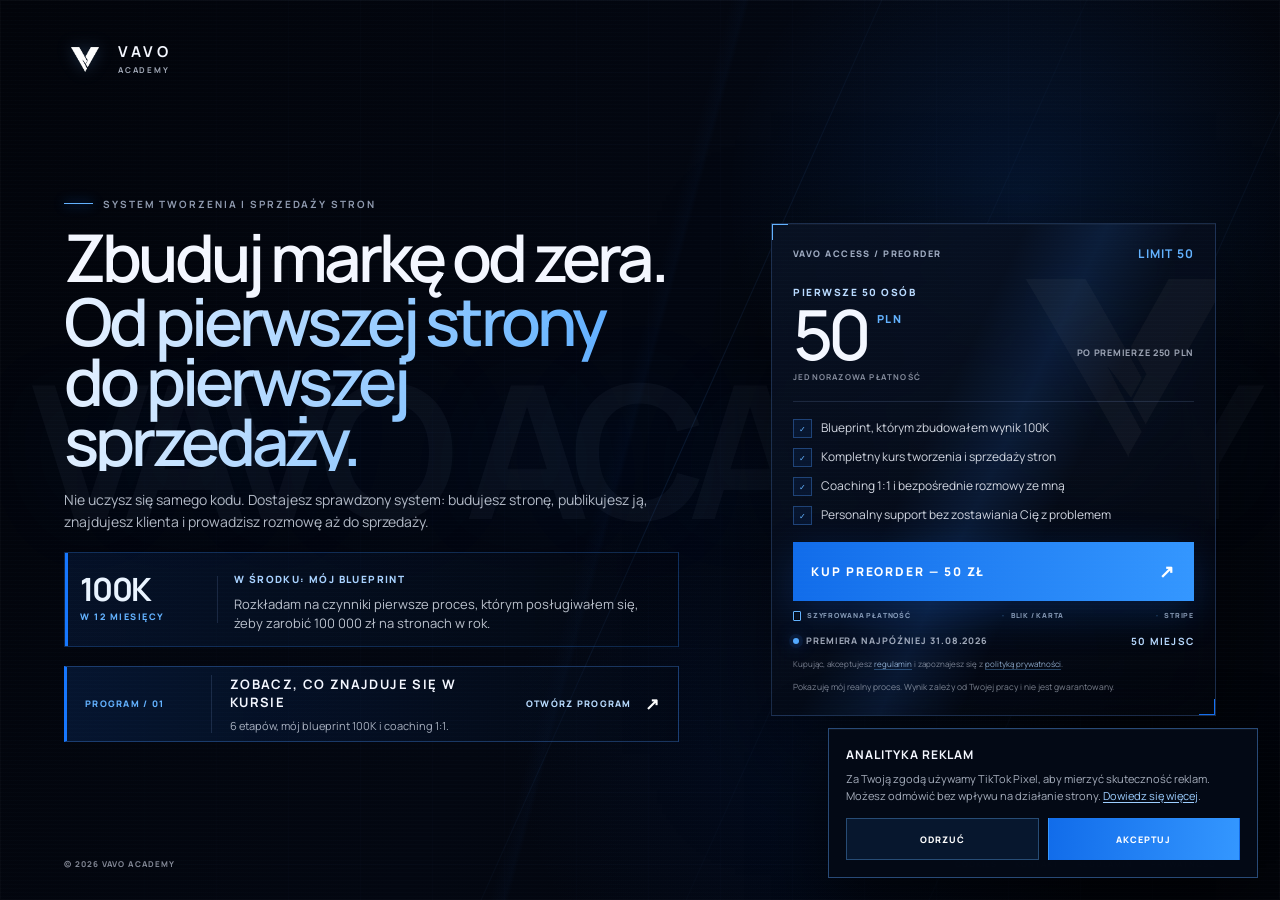
<file: index.html>
<!DOCTYPE html>
<html lang="pl">
  <head>
    <meta charset="utf-8">
    <meta name="viewport" content="width=device-width, initial-scale=1, viewport-fit=cover">
    <meta name="theme-color" content="#02040a">
    <meta name="description" content="Od pierwszej strony do pierwszej sprzedaży. Kompletny system tworzenia stron, pozyskiwania klientów i sprzedaży z coachingiem 1:1.">
    <meta property="og:title" content="Vavo Academy — system tworzenia i sprzedaży stron">
    <meta property="og:description" content="Blueprint 100K, tworzenie stron, klienci, cold calling, sprzedaż oraz coaching 1:1 ze mną.">
    <meta property="og:type" content="website">
    <meta property="og:locale" content="pl_PL">
    <meta property="og:site_name" content="Vavo Academy">
    <meta property="og:url" content="https://vavoacademy.pl/">
    <meta property="og:image" content="https://vavoacademy.pl/vavo-logo-white.png">
    <meta name="twitter:card" content="summary_large_image">
    <meta name="twitter:title" content="Vavo Academy — system tworzenia i sprzedaży stron">
    <meta name="twitter:description" content="Blueprint 100K, tworzenie stron, klienci, sprzedaż oraz coaching 1:1.">
    <meta name="twitter:image" content="https://vavoacademy.pl/vavo-logo-white.png">
    <link rel="canonical" href="https://vavoacademy.pl/">
    <link rel="icon" href="vavo-logo-white.png" type="image/png">
    <link rel="manifest" href="site.webmanifest">
    <link rel="preload" href="vavo-logo-white.png" as="image" type="image/png">
    <link rel="preconnect" href="https://fonts.googleapis.com">
    <link rel="preconnect" href="https://fonts.gstatic.com" crossorigin>
    <link href="https://fonts.googleapis.com/css2?family=Manrope:wght@400;500;600;700;800&family=Space+Grotesk:wght@500;600;700&display=swap" rel="stylesheet">
    <link rel="stylesheet" href="style.css?v=15">
    <script src="tracking-config.js?v=1" defer></script>
    <script src="tracking.js?v=1" defer></script>
    <script src="script.js?v=3" defer></script>
    <title>Vavo Academy — system tworzenia i sprzedaży stron</title>
    <script type="application/ld+json">
      {
        "@context": "https://schema.org",
        "@type": "Course",
        "name": "Vavo Academy — system tworzenia i sprzedaży stron",
        "description": "Kurs tworzenia stron internetowych, publikacji, domen, SEO, pozyskiwania klientów, cold callingu i sprzedaży z coachingiem 1:1.",
        "provider": {"@type": "Organization", "name": "Vavo Academy", "url": "https://vavoacademy.pl/"},
        "offers": {
          "@type": "Offer",
          "price": "50",
          "priceCurrency": "PLN",
          "priceValidUntil": "2026-08-31",
          "availability": "https://schema.org/LimitedAvailability",
          "url": "https://buy.stripe.com/3cIeVd1qnbiU3ey0c0dby00"
        }
      }
    </script>
  </head>
  <body>
    <div class="intro-screen" aria-hidden="true">
      <div class="intro-screen__logo"><img src="vavo-logo-white.png" alt=""></div>
      <p>VAVO <span>ACADEMY</span></p>
    </div>

    <main class="landing">
      <div class="bg-word" aria-hidden="true">VAVO ACADEMY</div>
      <div class="tech-grid" aria-hidden="true"></div>
      <div class="scanlines" aria-hidden="true"></div>
      <div class="beams" aria-hidden="true"><i></i><i></i><i></i></div>

      <header class="topbar enter enter-1">
        <a class="brand" href="/" aria-label="Vavo Academy — strona główna">
          <span class="brand-mark"><img src="vavo-logo-white.png" alt=""></span>
          <span class="brand-copy">
            <strong>VAVO</strong>
            <small>ACADEMY</small>
          </span>
        </a>
      </header>

      <section class="hero-grid">
        <div class="hero-copy">
          <p class="eyebrow enter enter-2"><span></span> SYSTEM TWORZENIA I SPRZEDAŻY STRON</p>
          <h1 class="enter enter-3">
            Zbuduj markę od zera.
            <em>Od pierwszej strony do pierwszej sprzedaży.</em>
          </h1>
          <p class="lead enter enter-4">
            Nie uczysz się samego kodu. Dostajesz sprawdzony system: budujesz stronę,
            publikujesz ją, znajdujesz klienta i prowadzisz rozmowę aż do sprzedaży.
          </p>

          <div class="blueprint enter enter-5">
            <div class="blueprint-number"><strong>100K</strong><span>W 12 MIESIĘCY</span></div>
            <div class="blueprint-copy">
              <span>W ŚRODKU: MÓJ BLUEPRINT</span>
              <p>Rozkładam na czynniki pierwsze proces, którym posługiwałem się, żeby zarobić 100 000 zł na stronach w rok.</p>
            </div>
          </div>

          <button class="program-trigger enter enter-6" type="button" data-program-open aria-haspopup="dialog" aria-controls="course-program">
            <span class="program-trigger__index">PROGRAM / 01</span>
            <span class="program-trigger__copy"><strong>ZOBACZ, CO ZNAJDUJE SIĘ W KURSIE</strong><small>6 etapów, mój blueprint 100K i coaching 1:1.</small></span>
            <span class="program-trigger__action">OTWÓRZ PROGRAM <i aria-hidden="true">↗</i></span>
          </button>
        </div>

        <aside class="offer enter enter-4" aria-label="Oferta preorderowa Vavo Academy">
          <div class="offer-corner offer-corner-tl"></div>
          <div class="offer-corner offer-corner-br"></div>
          <div class="offer-head"><span>VAVO ACCESS / PREORDER</span><strong>LIMIT 50</strong></div>
          <div class="price">
            <p>PIERWSZE 50 OSÓB</p>
            <div><strong>50</strong><span>PLN</span><span class="regular-price">PO PREMIERZE 250 PLN</span></div>
            <small>JEDNORAZOWA PŁATNOŚĆ</small>
          </div>
          <ul class="included">
            <li><span>✓</span><p>Blueprint, którym zbudowałem wynik 100K</p></li>
            <li><span>✓</span><p>Kompletny kurs tworzenia i sprzedaży stron</p></li>
            <li><span>✓</span><p>Coaching 1:1 i bezpośrednie rozmowy ze mną</p></li>
            <li><span>✓</span><p>Personalny support bez zostawiania Cię z problemem</p></li>
          </ul>
          <a class="buy-button" href="https://buy.stripe.com/3cIeVd1qnbiU3ey0c0dby00" rel="noopener" data-checkout-link data-track="initiate-checkout" aria-label="Kup preorder Vavo Academy za 50 zł przez Stripe">
            <span>KUP PREORDER — 50 ZŁ</span><i aria-hidden="true">↗</i>
          </a>
          <div class="checkout-trust" role="group" aria-label="Informacje o płatności">
            <span>SZYFROWANA PŁATNOŚĆ</span><span>BLIK / KARTA</span><span>STRIPE</span>
          </div>
          <div class="launch"><p><span></span> PREMIERA NAJPÓŹNIEJ 31.08.2026</p><strong>50 MIEJSC</strong></div>
          <p class="purchase-consent">Kupując, akceptujesz <a href="regulamin.html">regulamin</a> i zapoznajesz się z <a href="polityka-prywatnosci.html">polityką prywatności</a>.</p>
          <p class="result-note">Pokazuję mój realny proces. Wynik zależy od Twojej pracy i nie jest gwarantowany.</p>
        </aside>
      </section>

      <footer class="footer enter enter-6">
        <p>© 2026 VAVO ACADEMY</p>
        <nav aria-label="Informacje prawne">
          <button type="button" data-cookie-settings hidden>COOKIES</button>
          <a href="mailto:jakubskrzypiec.dev@gmail.com">KONTAKT</a>
          <a href="regulamin.html">REGULAMIN</a>
          <a href="polityka-prywatnosci.html">PRYWATNOŚĆ</a>
        </nav>
      </footer>
    </main>

    <div class="program-modal" id="course-program" role="dialog" aria-modal="true" aria-labelledby="program-title" aria-hidden="true" hidden inert>
      <button class="program-modal__backdrop" type="button" data-program-close aria-label="Zamknij program kursu"></button>
      <section class="program-panel">
        <header class="program-panel__head">
          <div>
            <p>VAVO ACADEMY / PEŁNY PROGRAM</p>
            <h2 id="program-title">Od pierwszej strony<br>do pierwszej sprzedaży.</h2>
          </div>
          <button class="program-panel__close" type="button" data-program-close aria-label="Zamknij program">×</button>
        </header>

        <div class="program-grid">
          <article><span>01</span><div><strong>STRONA, KTÓRĄ MOŻESZ SPRZEDAĆ</strong><p>Od pustego ekranu do responsywnego projektu wyglądającego jak realizacja premium.</p></div></article>
          <article><span>02</span><div><strong>PUBLIKACJA BEZ STRESU</strong><p>GitHub, Vercel, domena, DNS i SSL — wszystko podłączysz krok po kroku.</p></div></article>
          <article><span>03</span><div><strong>WIDOCZNOŚĆ W GOOGLE</strong><p>SEO, indeksacja i Search Console, żeby gotowa strona mogła pracować.</p></div></article>
          <article><span>04</span><div><strong>SYSTEM ZDOBYWANIA KLIENTÓW</strong><p>Dowiesz się, gdzie szukać leadów i jak pisać, żeby otwierać rozmowy.</p></div></article>
          <article><span>05</span><div><strong>COLD CALLING BEZ ZGADYWANIA</strong><p>Dostajesz mój schemat rozmowy, odpowiedzi na obiekcje i skuteczny follow-up.</p></div></article>
          <article><span>06</span><div><strong>OFERTA, KTÓRA DOMYKA</strong><p>Pakiety, wycena, argumenty sprzedażowe i finalizacja współpracy z klientem.</p></div></article>
        </div>

        <article class="program-coaching">
          <span>1:1</span>
          <div><strong>COACHING I BEZPOŚREDNIE ROZMOWY ZE MNĄ</strong><p>Dostajesz personalny feedback do swojej strony, oferty i działań sprzedażowych. Powiem Ci konkretnie, co poprawić i jaki zrobić kolejny krok.</p></div>
          <b>PERSONALNE WSPARCIE</b>
        </article>

        <footer class="program-panel__foot">
          <p>To nie zbiór przypadkowych lekcji. To kompletny proces, który przeprowadzi Cię od zera do gotowej oferty i rozmowy z klientem.</p>
          <a href="https://buy.stripe.com/3cIeVd1qnbiU3ey0c0dby00" rel="noopener" data-checkout-link data-track="initiate-checkout">KUP PREORDER — 50 ZŁ <span>↗</span></a>
        </footer>
      </section>
    </div>
  </body>
</html>
</file>
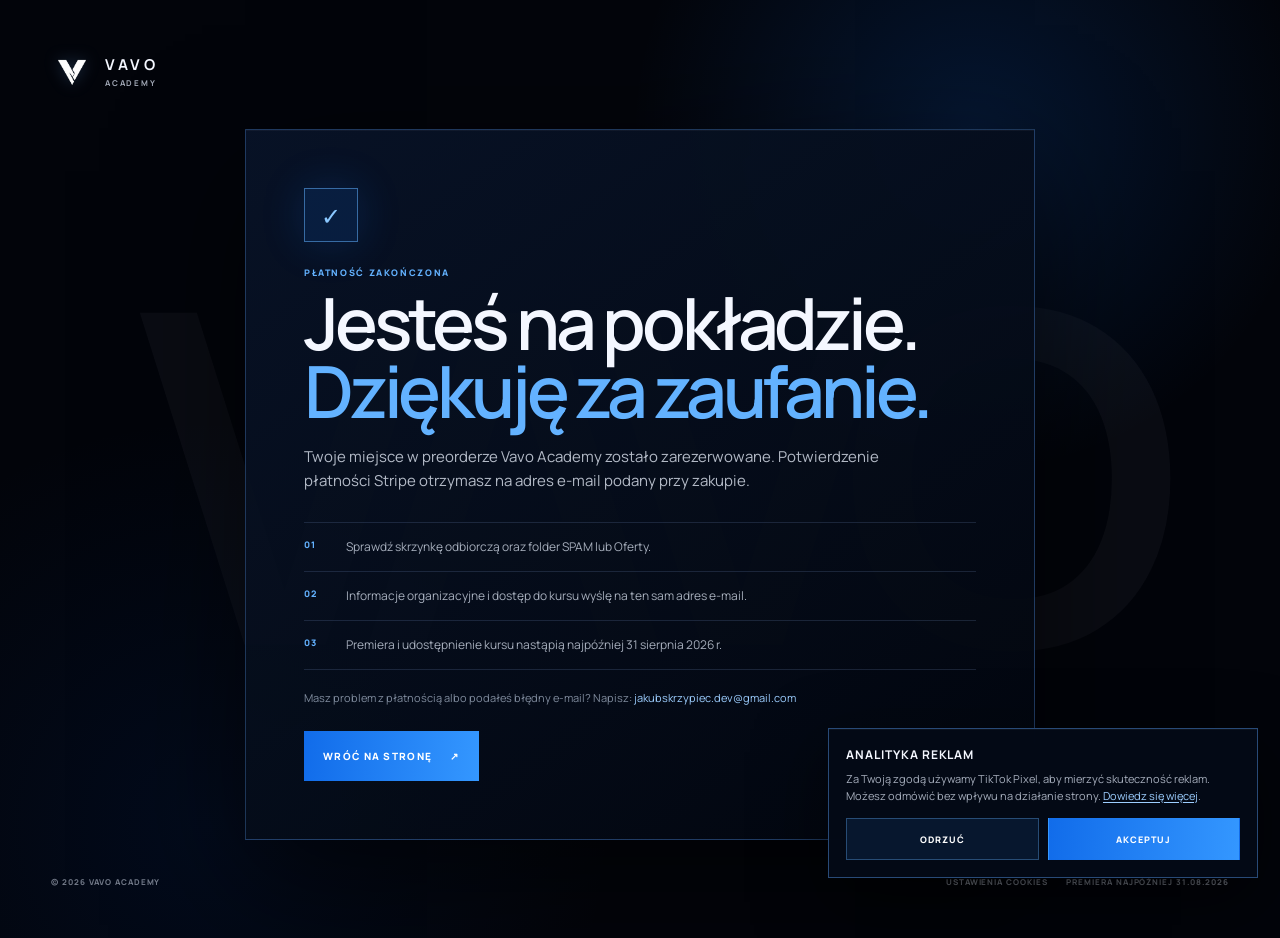
<file: dziekujemy.html>
<!DOCTYPE html>
<html lang="pl">
  <head>
    <meta charset="utf-8">
    <meta name="viewport" content="width=device-width, initial-scale=1, viewport-fit=cover">
    <meta name="robots" content="noindex,nofollow">
    <meta name="theme-color" content="#02040a">
    <link rel="icon" href="vavo-logo-white.png" type="image/png">
    <link rel="preconnect" href="https://fonts.googleapis.com">
    <link rel="preconnect" href="https://fonts.gstatic.com" crossorigin>
    <link href="https://fonts.googleapis.com/css2?family=Manrope:wght@400;500;600;700;800&family=Space+Grotesk:wght@500;600;700&display=swap" rel="stylesheet">
    <link rel="stylesheet" href="style.css?v=15">
    <script src="tracking-config.js?v=1" defer></script>
    <script src="tracking.js?v=1" defer></script>
    <title>Dziękujemy za zakup — Vavo Academy</title>
  </head>
  <body class="thanks-page" data-page="thank-you">
    <main class="thanks-shell">
      <header class="topbar">
        <a class="brand" href="/" aria-label="Vavo Academy — strona główna">
          <span class="brand-mark"><img src="vavo-logo-white.png" alt=""></span>
          <span class="brand-copy"><strong>VAVO</strong><small>ACADEMY</small></span>
        </a>
      </header>

      <section class="thanks-card" aria-labelledby="thanks-title">
        <div class="thanks-check" aria-hidden="true">✓</div>
        <p class="thanks-kicker">PŁATNOŚĆ ZAKOŃCZONA</p>
        <h1 id="thanks-title">Jesteś na pokładzie.<br><span>Dziękuję za zaufanie.</span></h1>
        <p class="thanks-lead">Twoje miejsce w preorderze Vavo Academy zostało zarezerwowane. Potwierdzenie płatności Stripe otrzymasz na adres e-mail podany przy zakupie.</p>

        <ol class="thanks-steps">
          <li><span>01</span><p>Sprawdź skrzynkę odbiorczą oraz folder SPAM lub Oferty.</p></li>
          <li><span>02</span><p>Informacje organizacyjne i dostęp do kursu wyślę na ten sam adres e-mail.</p></li>
          <li><span>03</span><p>Premiera i udostępnienie kursu nastąpią najpóźniej 31 sierpnia 2026 r.</p></li>
        </ol>

        <p class="thanks-contact">Masz problem z płatnością albo podałeś błędny e-mail? Napisz: <a href="mailto:jakubskrzypiec.dev@gmail.com">jakubskrzypiec.dev@gmail.com</a></p>
        <a class="thanks-home" href="/">WRÓĆ NA STRONĘ <span aria-hidden="true">↗</span></a>
      </section>

      <footer class="thanks-footer">
        <span>© 2026 VAVO ACADEMY</span>
        <span><button type="button" data-cookie-settings hidden>USTAWIENIA COOKIES</button> PREMIERA NAJPÓŹNIEJ 31.08.2026</span>
      </footer>
    </main>
  </body>
</html>
</file>
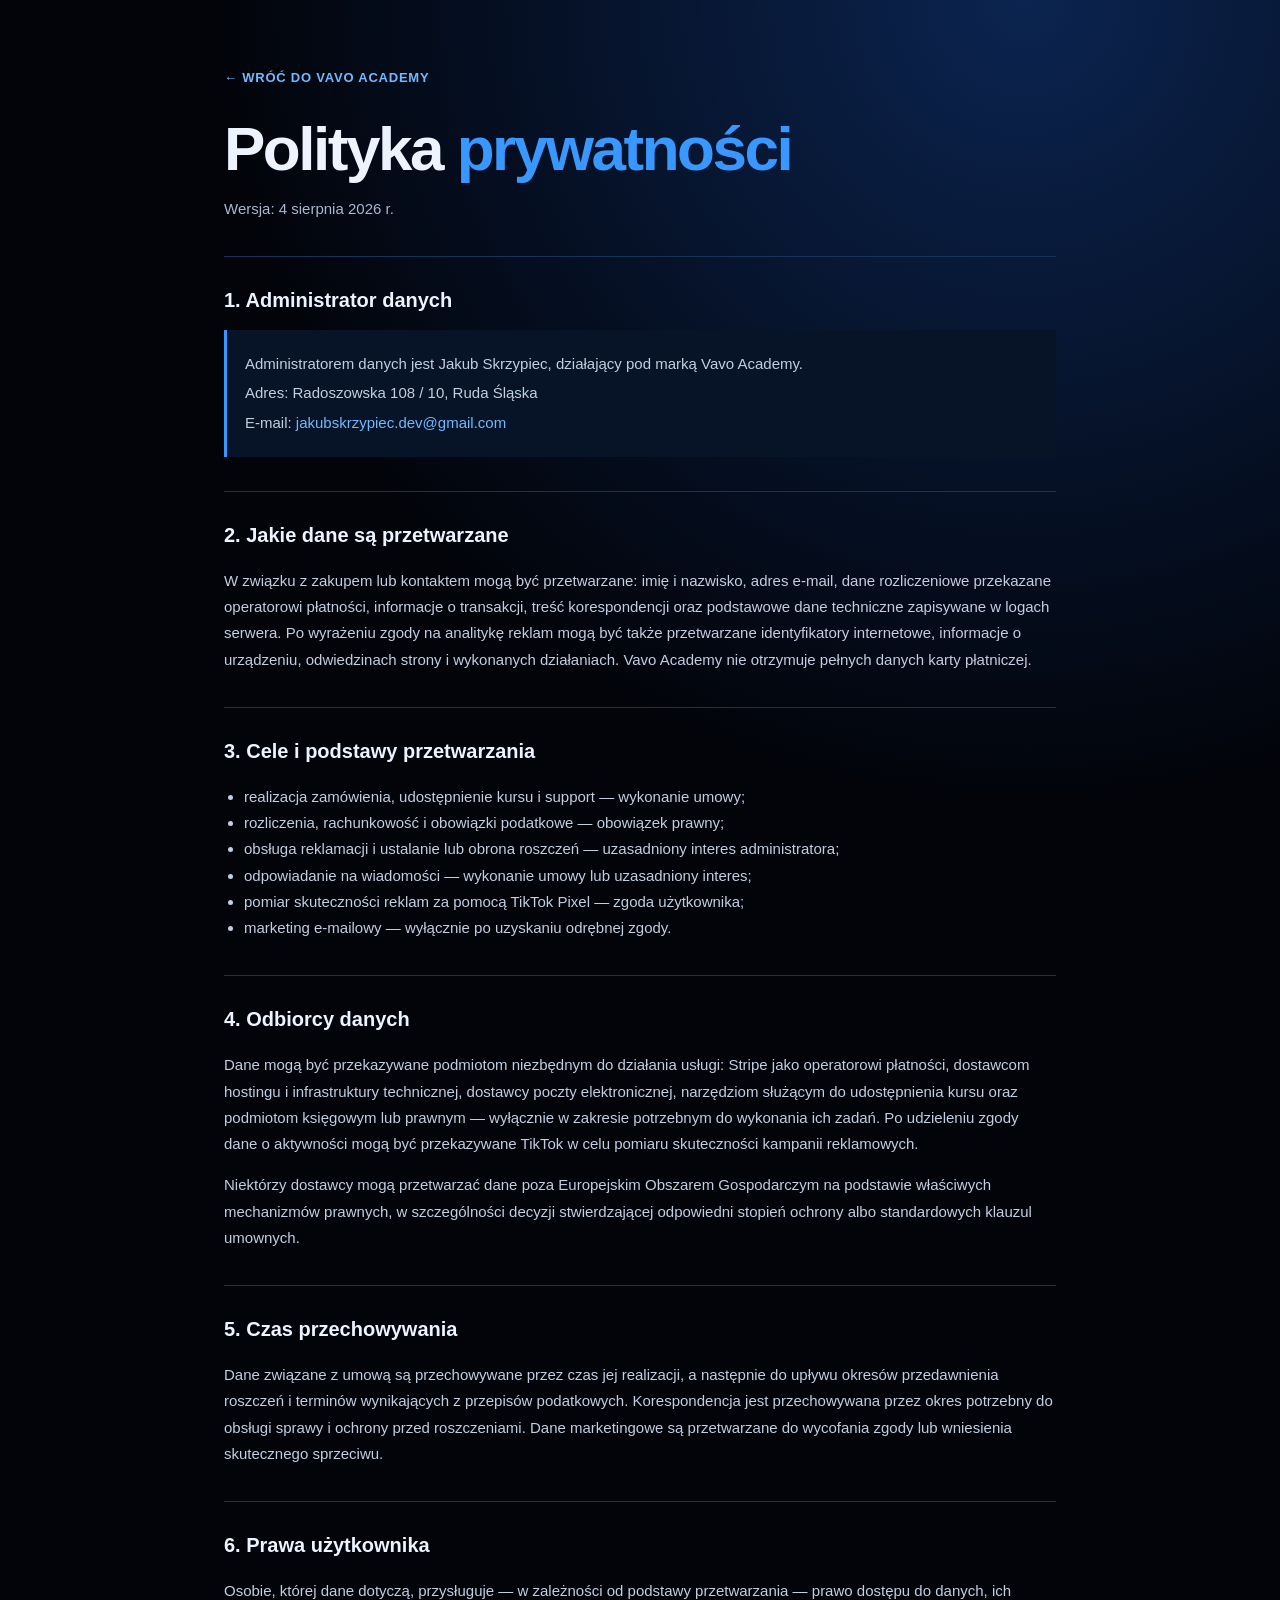
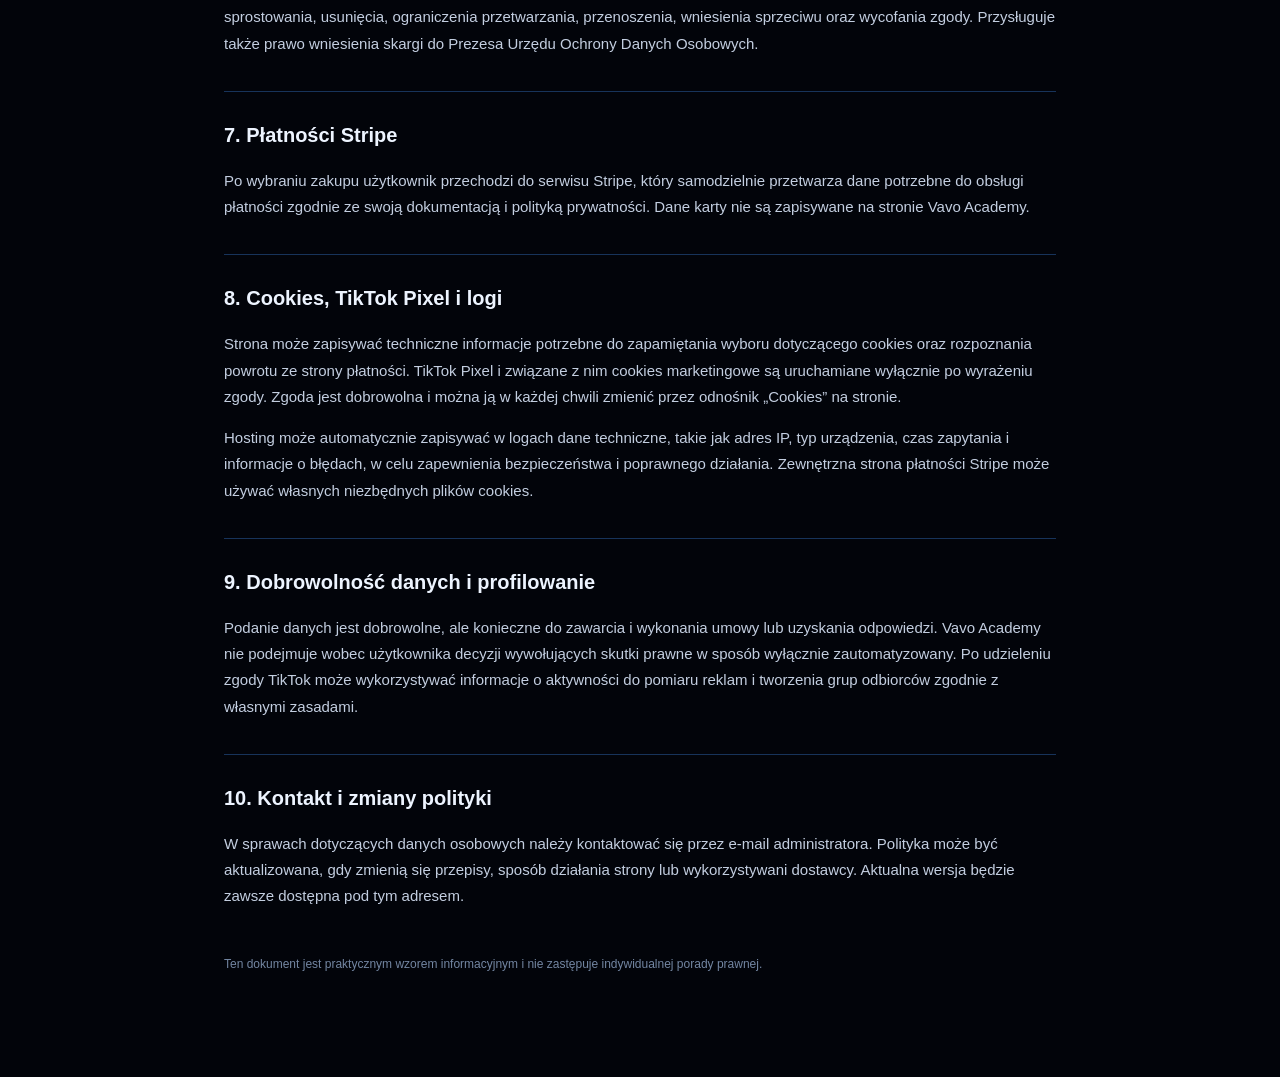
<file: polityka-prywatnosci.html>
<!DOCTYPE html>
<html lang="pl">
  <head>
    <meta charset="utf-8">
    <meta name="viewport" content="width=device-width, initial-scale=1">
    <meta name="robots" content="noindex,follow">
    <meta name="theme-color" content="#02040a">
    <title>Polityka prywatności — Vavo Academy</title>
    <style>
      :root{--bg:#02040a;--panel:#071326;--text:#edf4ff;--muted:#a9b8d0;--blue:#3998ff;--line:#17335a}*{box-sizing:border-box}body{margin:0;background:radial-gradient(circle at 80% 0,#0b2450 0,transparent 28%),var(--bg);color:var(--text);font:15px/1.75 Arial,sans-serif}main{max-width:880px;margin:auto;padding:64px 24px 90px}a{color:#72b9ff;text-decoration:none}.back{display:inline-block;margin-bottom:28px;font-size:13px;font-weight:700;letter-spacing:.06em}h1{max-width:700px;margin:0;font-size:clamp(38px,6vw,62px);line-height:1;letter-spacing:-.04em}h1 span{color:var(--blue)}.meta{margin:16px 0 0;color:var(--muted)}.notice{margin:34px 0;padding:18px 20px;border:1px solid #2d71ba;background:rgba(12,41,79,.58);color:#d7eaff}.notice strong{color:white}section{margin-top:34px;padding-top:26px;border-top:1px solid var(--line)}h2{margin:0 0 12px;font-size:20px}p,li{color:#c3cee0}ul{padding-left:20px}.seller{padding:18px;background:var(--panel);border-left:3px solid var(--blue)}.seller p{margin:3px 0}.placeholder{color:#ffcc7a;font-weight:700}.footer-note{margin-top:44px;color:#7386a2;font-size:12px}
    </style>
  </head>
  <body>
    <main>
      <a class="back" href="index.html">← WRÓĆ DO VAVO ACADEMY</a>
      <h1>Polityka <span>prywatności</span></h1>
      <p class="meta">Wersja: 4 sierpnia 2026 r.</p>

      <section>
        <h2>1. Administrator danych</h2>
        <div class="seller">
          <p>Administratorem danych jest Jakub Skrzypiec, działający pod marką Vavo Academy.</p>
          <p>Adres: Radoszowska 108 / 10, Ruda Śląska</p>
          <p>E-mail: <a href="mailto:jakubskrzypiec.dev@gmail.com">jakubskrzypiec.dev@gmail.com</a></p>
        </div>
      </section>

      <section>
        <h2>2. Jakie dane są przetwarzane</h2>
        <p>W związku z zakupem lub kontaktem mogą być przetwarzane: imię i nazwisko, adres e-mail, dane rozliczeniowe przekazane operatorowi płatności, informacje o transakcji, treść korespondencji oraz podstawowe dane techniczne zapisywane w logach serwera. Po wyrażeniu zgody na analitykę reklam mogą być także przetwarzane identyfikatory internetowe, informacje o urządzeniu, odwiedzinach strony i wykonanych działaniach. Vavo Academy nie otrzymuje pełnych danych karty płatniczej.</p>
      </section>

      <section>
        <h2>3. Cele i podstawy przetwarzania</h2>
        <ul>
          <li>realizacja zamówienia, udostępnienie kursu i support — wykonanie umowy;</li>
          <li>rozliczenia, rachunkowość i obowiązki podatkowe — obowiązek prawny;</li>
          <li>obsługa reklamacji i ustalanie lub obrona roszczeń — uzasadniony interes administratora;</li>
          <li>odpowiadanie na wiadomości — wykonanie umowy lub uzasadniony interes;</li>
          <li>pomiar skuteczności reklam za pomocą TikTok Pixel — zgoda użytkownika;</li>
          <li>marketing e-mailowy — wyłącznie po uzyskaniu odrębnej zgody.</li>
        </ul>
      </section>

      <section>
        <h2>4. Odbiorcy danych</h2>
        <p>Dane mogą być przekazywane podmiotom niezbędnym do działania usługi: Stripe jako operatorowi płatności, dostawcom hostingu i infrastruktury technicznej, dostawcy poczty elektronicznej, narzędziom służącym do udostępnienia kursu oraz podmiotom księgowym lub prawnym — wyłącznie w zakresie potrzebnym do wykonania ich zadań. Po udzieleniu zgody dane o aktywności mogą być przekazywane TikTok w celu pomiaru skuteczności kampanii reklamowych.</p>
        <p>Niektórzy dostawcy mogą przetwarzać dane poza Europejskim Obszarem Gospodarczym na podstawie właściwych mechanizmów prawnych, w szczególności decyzji stwierdzającej odpowiedni stopień ochrony albo standardowych klauzul umownych.</p>
      </section>

      <section>
        <h2>5. Czas przechowywania</h2>
        <p>Dane związane z umową są przechowywane przez czas jej realizacji, a następnie do upływu okresów przedawnienia roszczeń i terminów wynikających z przepisów podatkowych. Korespondencja jest przechowywana przez okres potrzebny do obsługi sprawy i ochrony przed roszczeniami. Dane marketingowe są przetwarzane do wycofania zgody lub wniesienia skutecznego sprzeciwu.</p>
      </section>

      <section>
        <h2>6. Prawa użytkownika</h2>
        <p>Osobie, której dane dotyczą, przysługuje — w zależności od podstawy przetwarzania — prawo dostępu do danych, ich sprostowania, usunięcia, ograniczenia przetwarzania, przenoszenia, wniesienia sprzeciwu oraz wycofania zgody. Przysługuje także prawo wniesienia skargi do Prezesa Urzędu Ochrony Danych Osobowych.</p>
      </section>

      <section>
        <h2>7. Płatności Stripe</h2>
        <p>Po wybraniu zakupu użytkownik przechodzi do serwisu Stripe, który samodzielnie przetwarza dane potrzebne do obsługi płatności zgodnie ze swoją dokumentacją i polityką prywatności. Dane karty nie są zapisywane na stronie Vavo Academy.</p>
      </section>

      <section>
        <h2>8. Cookies, TikTok Pixel i logi</h2>
        <p>Strona może zapisywać techniczne informacje potrzebne do zapamiętania wyboru dotyczącego cookies oraz rozpoznania powrotu ze strony płatności. TikTok Pixel i związane z nim cookies marketingowe są uruchamiane wyłącznie po wyrażeniu zgody. Zgoda jest dobrowolna i można ją w każdej chwili zmienić przez odnośnik „Cookies” na stronie.</p>
        <p>Hosting może automatycznie zapisywać w logach dane techniczne, takie jak adres IP, typ urządzenia, czas zapytania i informacje o błędach, w celu zapewnienia bezpieczeństwa i poprawnego działania. Zewnętrzna strona płatności Stripe może używać własnych niezbędnych plików cookies.</p>
      </section>

      <section>
        <h2>9. Dobrowolność danych i profilowanie</h2>
        <p>Podanie danych jest dobrowolne, ale konieczne do zawarcia i wykonania umowy lub uzyskania odpowiedzi. Vavo Academy nie podejmuje wobec użytkownika decyzji wywołujących skutki prawne w sposób wyłącznie zautomatyzowany. Po udzieleniu zgody TikTok może wykorzystywać informacje o aktywności do pomiaru reklam i tworzenia grup odbiorców zgodnie z własnymi zasadami.</p>
      </section>

      <section>
        <h2>10. Kontakt i zmiany polityki</h2>
        <p>W sprawach dotyczących danych osobowych należy kontaktować się przez e-mail administratora. Polityka może być aktualizowana, gdy zmienią się przepisy, sposób działania strony lub wykorzystywani dostawcy. Aktualna wersja będzie zawsze dostępna pod tym adresem.</p>
      </section>

      <p class="footer-note">Ten dokument jest praktycznym wzorem informacyjnym i nie zastępuje indywidualnej porady prawnej.</p>
    </main>
  </body>
</html>
</file>
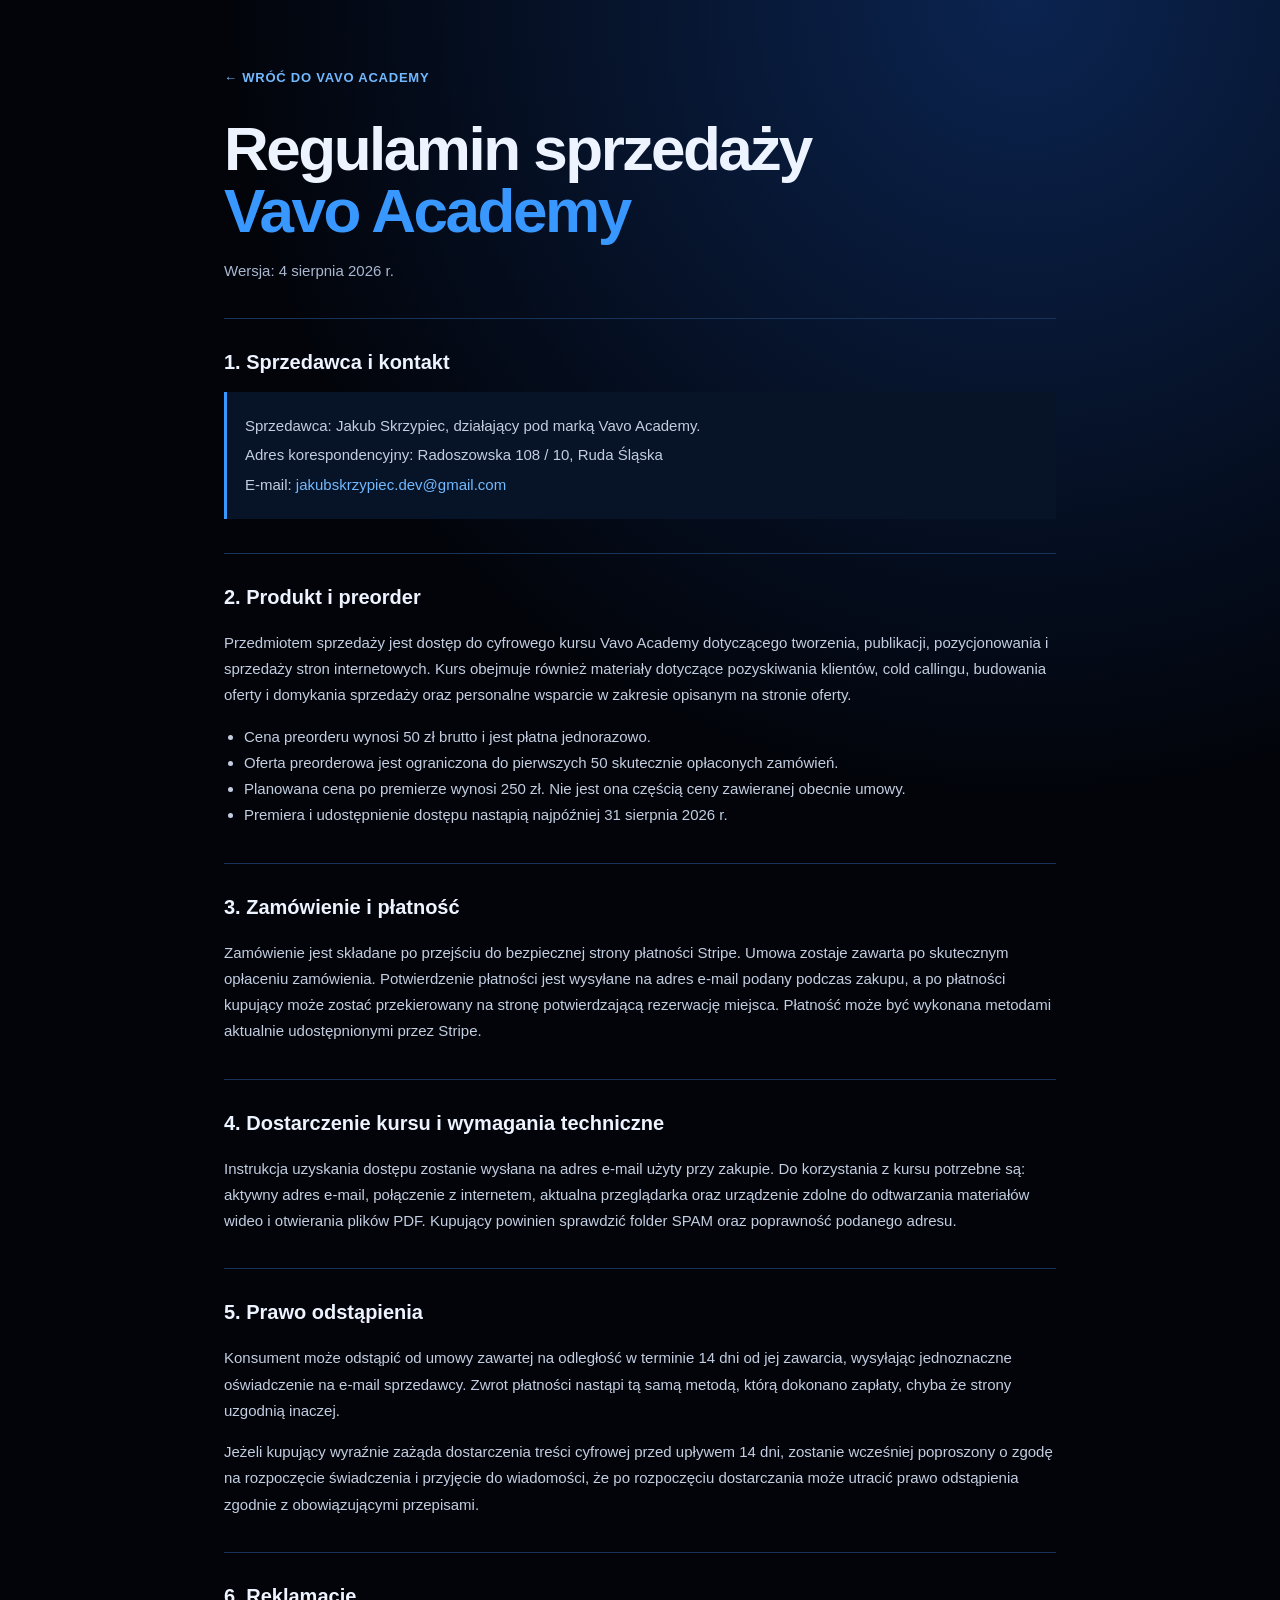
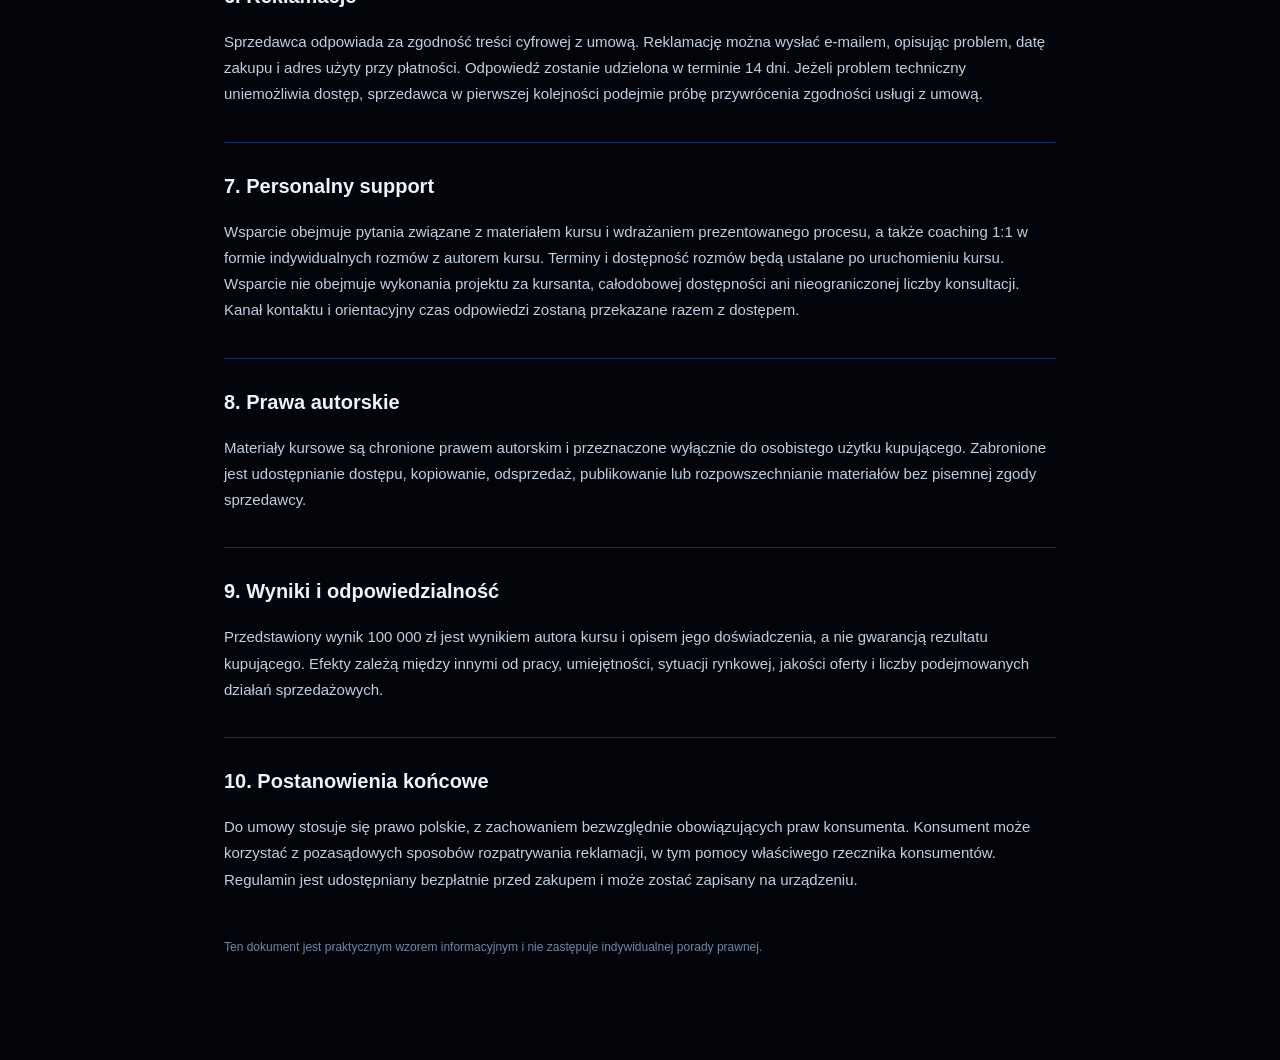
<file: regulamin.html>
<!DOCTYPE html>
<html lang="pl">
  <head>
    <meta charset="utf-8">
    <meta name="viewport" content="width=device-width, initial-scale=1">
    <meta name="robots" content="noindex,follow">
    <meta name="theme-color" content="#02040a">
    <title>Regulamin sprzedaży — Vavo Academy</title>
    <style>
      :root{--bg:#02040a;--panel:#071326;--text:#edf4ff;--muted:#a9b8d0;--blue:#3998ff;--line:#17335a}*{box-sizing:border-box}body{margin:0;background:radial-gradient(circle at 80% 0,#0b2450 0,transparent 28%),var(--bg);color:var(--text);font:15px/1.75 Arial,sans-serif}main{max-width:880px;margin:auto;padding:64px 24px 90px}a{color:#72b9ff;text-decoration:none}.back{display:inline-block;margin-bottom:28px;font-size:13px;font-weight:700;letter-spacing:.06em}h1{max-width:700px;margin:0;font-size:clamp(38px,6vw,62px);line-height:1;letter-spacing:-.04em}h1 span{color:var(--blue)}.meta{margin:16px 0 0;color:var(--muted)}.notice{margin:34px 0;padding:18px 20px;border:1px solid #2d71ba;background:rgba(12,41,79,.58);color:#d7eaff}.notice strong{color:white}section{margin-top:34px;padding-top:26px;border-top:1px solid var(--line)}h2{margin:0 0 12px;font-size:20px}p,li{color:#c3cee0}ul{padding-left:20px}.seller{padding:18px;background:var(--panel);border-left:3px solid var(--blue)}.seller p{margin:3px 0}.placeholder{color:#ffcc7a;font-weight:700}.footer-note{margin-top:44px;color:#7386a2;font-size:12px}
    </style>
  </head>
  <body>
    <main>
      <a class="back" href="index.html">← WRÓĆ DO VAVO ACADEMY</a>
      <h1>Regulamin sprzedaży <span>Vavo Academy</span></h1>
      <p class="meta">Wersja: 4 sierpnia 2026 r.</p>

      <section>
        <h2>1. Sprzedawca i kontakt</h2>
        <div class="seller">
          <p>Sprzedawca: Jakub Skrzypiec, działający pod marką Vavo Academy.</p>
          <p>Adres korespondencyjny: Radoszowska 108 / 10, Ruda Śląska</p>
          <p>E-mail: <a href="mailto:jakubskrzypiec.dev@gmail.com">jakubskrzypiec.dev@gmail.com</a></p>
        </div>
      </section>

      <section>
        <h2>2. Produkt i preorder</h2>
        <p>Przedmiotem sprzedaży jest dostęp do cyfrowego kursu Vavo Academy dotyczącego tworzenia, publikacji, pozycjonowania i sprzedaży stron internetowych. Kurs obejmuje również materiały dotyczące pozyskiwania klientów, cold callingu, budowania oferty i domykania sprzedaży oraz personalne wsparcie w zakresie opisanym na stronie oferty.</p>
        <ul>
          <li>Cena preorderu wynosi 50 zł brutto i jest płatna jednorazowo.</li>
          <li>Oferta preorderowa jest ograniczona do pierwszych 50 skutecznie opłaconych zamówień.</li>
          <li>Planowana cena po premierze wynosi 250 zł. Nie jest ona częścią ceny zawieranej obecnie umowy.</li>
          <li>Premiera i udostępnienie dostępu nastąpią najpóźniej 31 sierpnia 2026 r.</li>
        </ul>
      </section>

      <section>
        <h2>3. Zamówienie i płatność</h2>
        <p>Zamówienie jest składane po przejściu do bezpiecznej strony płatności Stripe. Umowa zostaje zawarta po skutecznym opłaceniu zamówienia. Potwierdzenie płatności jest wysyłane na adres e-mail podany podczas zakupu, a po płatności kupujący może zostać przekierowany na stronę potwierdzającą rezerwację miejsca. Płatność może być wykonana metodami aktualnie udostępnionymi przez Stripe.</p>
      </section>

      <section>
        <h2>4. Dostarczenie kursu i wymagania techniczne</h2>
        <p>Instrukcja uzyskania dostępu zostanie wysłana na adres e-mail użyty przy zakupie. Do korzystania z kursu potrzebne są: aktywny adres e-mail, połączenie z internetem, aktualna przeglądarka oraz urządzenie zdolne do odtwarzania materiałów wideo i otwierania plików PDF. Kupujący powinien sprawdzić folder SPAM oraz poprawność podanego adresu.</p>
      </section>

      <section>
        <h2>5. Prawo odstąpienia</h2>
        <p>Konsument może odstąpić od umowy zawartej na odległość w terminie 14 dni od jej zawarcia, wysyłając jednoznaczne oświadczenie na e-mail sprzedawcy. Zwrot płatności nastąpi tą samą metodą, którą dokonano zapłaty, chyba że strony uzgodnią inaczej.</p>
        <p>Jeżeli kupujący wyraźnie zażąda dostarczenia treści cyfrowej przed upływem 14 dni, zostanie wcześniej poproszony o zgodę na rozpoczęcie świadczenia i przyjęcie do wiadomości, że po rozpoczęciu dostarczania może utracić prawo odstąpienia zgodnie z obowiązującymi przepisami.</p>
      </section>

      <section>
        <h2>6. Reklamacje</h2>
        <p>Sprzedawca odpowiada za zgodność treści cyfrowej z umową. Reklamację można wysłać e-mailem, opisując problem, datę zakupu i adres użyty przy płatności. Odpowiedź zostanie udzielona w terminie 14 dni. Jeżeli problem techniczny uniemożliwia dostęp, sprzedawca w pierwszej kolejności podejmie próbę przywrócenia zgodności usługi z umową.</p>
      </section>

      <section>
        <h2>7. Personalny support</h2>
        <p>Wsparcie obejmuje pytania związane z materiałem kursu i wdrażaniem prezentowanego procesu, a także coaching 1:1 w formie indywidualnych rozmów z autorem kursu. Terminy i dostępność rozmów będą ustalane po uruchomieniu kursu. Wsparcie nie obejmuje wykonania projektu za kursanta, całodobowej dostępności ani nieograniczonej liczby konsultacji. Kanał kontaktu i orientacyjny czas odpowiedzi zostaną przekazane razem z dostępem.</p>
      </section>

      <section>
        <h2>8. Prawa autorskie</h2>
        <p>Materiały kursowe są chronione prawem autorskim i przeznaczone wyłącznie do osobistego użytku kupującego. Zabronione jest udostępnianie dostępu, kopiowanie, odsprzedaż, publikowanie lub rozpowszechnianie materiałów bez pisemnej zgody sprzedawcy.</p>
      </section>

      <section>
        <h2>9. Wyniki i odpowiedzialność</h2>
        <p>Przedstawiony wynik 100 000 zł jest wynikiem autora kursu i opisem jego doświadczenia, a nie gwarancją rezultatu kupującego. Efekty zależą między innymi od pracy, umiejętności, sytuacji rynkowej, jakości oferty i liczby podejmowanych działań sprzedażowych.</p>
      </section>

      <section>
        <h2>10. Postanowienia końcowe</h2>
        <p>Do umowy stosuje się prawo polskie, z zachowaniem bezwzględnie obowiązujących praw konsumenta. Konsument może korzystać z pozasądowych sposobów rozpatrywania reklamacji, w tym pomocy właściwego rzecznika konsumentów. Regulamin jest udostępniany bezpłatnie przed zakupem i może zostać zapisany na urządzeniu.</p>
      </section>

      <p class="footer-note">Ten dokument jest praktycznym wzorem informacyjnym i nie zastępuje indywidualnej porady prawnej.</p>
    </main>
  </body>
</html>
</file>
<file: style.css>
:root {
  --font-geist-sans: "Manrope";
  --font-geist-mono: "Space Grotesk";
  --black: #02040a;
  --panel: rgba(6, 12, 25, 0.76);
  --white: #f4f7ff;
  --muted: rgba(225, 233, 249, 0.58);
  --line: rgba(151, 185, 255, 0.15);
  --blue: #1677ff;
  --blue-light: #63b2ff;
  --ease: cubic-bezier(.2,.8,.2,1);
}

* { box-sizing: border-box; }

html,
body {
  width: 100%;
  min-height: 100%;
  margin: 0;
  background: var(--black);
}

body {
  overflow: hidden;
  color: var(--white);
  font-family: var(--font-geist-sans), Arial, sans-serif;
  -webkit-font-smoothing: antialiased;
}

body.modal-open { overflow: hidden; }

a { color: inherit; text-decoration: none; }

.landing {
  position: relative;
  isolation: isolate;
  width: 100%;
  height: 100vh;
  height: 100svh;
  min-height: 640px;
  padding: clamp(20px, 3vw, 42px) clamp(22px, 5vw, 88px) clamp(16px, 2.4vw, 34px);
  display: grid;
  grid-template-rows: auto 1fr auto;
  overflow: hidden;
  background:
    radial-gradient(circle at 80% 22%, rgba(22,119,255,.13), transparent 24%),
    radial-gradient(circle at 64% 82%, rgba(8,61,159,.12), transparent 28%),
    linear-gradient(115deg, #02040a 0%, #030711 48%, #02040a 100%);
}

.landing::before {
  content: "";
  position: absolute;
  z-index: -3;
  inset: 0;
  opacity: .3;
  background: linear-gradient(105deg, transparent 48%, rgba(28,118,255,.09) 49%, transparent 49.3%);
}

.landing::after {
  content: "";
  position: absolute;
  z-index: 8;
  inset: 0;
  pointer-events: none;
  border: 1px solid rgba(255,255,255,.025);
}

.bg-word {
  position: absolute;
  z-index: -4;
  left: 50%;
  top: 50%;
  width: 110%;
  transform: translate(-50%,-51%);
  color: rgba(214,228,255,.038);
  font: 700 min(14.5vw, 275px)/.8 var(--font-geist-sans), sans-serif;
  letter-spacing: -.08em;
  text-align: center;
  white-space: nowrap;
  text-shadow: 0 0 90px rgba(37,124,255,.08);
  animation: bgDrift 12s ease-in-out infinite alternate;
  pointer-events: none;
}

.tech-grid,
.scanlines,
.beams {
  position: absolute;
  inset: 0;
  pointer-events: none;
}

.tech-grid {
  z-index: -5;
  opacity: .17;
  background-image:
    linear-gradient(rgba(111,161,255,.08) 1px, transparent 1px),
    linear-gradient(90deg, rgba(111,161,255,.08) 1px, transparent 1px);
  background-size: 72px 72px;
  mask-image: linear-gradient(90deg, transparent, #000 23%, #000 89%, transparent);
}

.scanlines {
  z-index: 6;
  opacity: .035;
  background: repeating-linear-gradient(0deg, transparent 0, transparent 3px, #7db7ff 4px);
}

.beams { z-index: -2; overflow: hidden; }
.beams i {
  position: absolute;
  display: block;
  width: 1px;
  height: 155%;
  top: -30%;
  background: linear-gradient(180deg, transparent, rgba(74,153,255,.6), transparent);
  transform: rotate(24deg);
  opacity: .2;
  animation: beamMove 8s linear infinite;
}
.beams i:nth-child(1) { left: 54%; }
.beams i:nth-child(2) { left: 70%; animation-delay: -3s; opacity: .1; }
.beams i:nth-child(3) { left: 89%; animation-delay: -5s; opacity: .14; }

.topbar,
.footer {
  position: relative;
  z-index: 10;
  display: flex;
  align-items: center;
  justify-content: space-between;
}

.brand {
  display: grid;
  grid-template-columns: 42px auto;
  grid-template-rows: 1fr 1fr;
  column-gap: 12px;
  align-items: center;
}

.brand-mark {
  grid-row: 1 / 3;
  width: 42px;
  height: 42px;
  display: grid;
  place-items: center;
  border: 0;
  background: transparent;
  box-shadow: none;
}
.brand-mark img {
  width: 76%;
  height: 76%;
  object-fit: contain;
  filter: drop-shadow(0 0 8px rgba(115,185,255,.25));
}

.brand-copy { display: contents; }
.brand-copy strong { align-self: end; font-size: 15px; line-height: 1; letter-spacing: .24em; }
.brand-copy small { align-self: start; padding-top: 5px; color: rgba(225,233,249,.72); font-size: 8px; font-weight: 700; letter-spacing: .22em; }

.hero-grid {
  position: relative;
  z-index: 4;
  align-self: center;
  width: 100%;
  max-width: 1580px;
  margin: 0 auto;
  padding: clamp(16px, 3vh, 38px) 0;
  display: grid;
  grid-template-columns: minmax(0, 1fr) minmax(370px, 445px);
  gap: clamp(45px, 7.2vw, 120px);
  align-items: center;
}

.hero-copy { max-width: 960px; }

.eyebrow {
  margin: 0 0 clamp(12px, 1.8vh, 19px);
  display: flex;
  align-items: center;
  gap: 10px;
  color: rgba(213,228,255,.67);
  font-size: 10px;
  font-weight: 700;
  letter-spacing: .19em;
}
.eyebrow span { width: 29px; height: 1px; background: var(--blue-light); box-shadow: 0 0 12px var(--blue); }

h1 {
  max-width: 920px;
  margin: 0;
  font-size: clamp(48px, 5.15vw, 83px);
  font-weight: 580;
  line-height: .91;
  letter-spacing: -.058em;
}

h1 em {
  display: block;
  margin-top: 4px;
  color: transparent;
  font-style: normal;
  background: linear-gradient(102deg, #eaf3ff 0%, #70b9ff 43%, #1677ff 78%, #82c2ff 100%);
  background-size: 180% 100%;
  background-clip: text;
  -webkit-background-clip: text;
  animation: titleShift 6s ease-in-out infinite;
}

.lead {
  max-width: 685px;
  margin: clamp(14px, 2vh, 22px) 0 0;
  color: rgba(232,239,252,.77);
  font-size: clamp(14px, .95vw, 16px);
  line-height: 1.55;
}

.blueprint {
  max-width: 770px;
  margin-top: clamp(14px, 2.2vh, 23px);
  padding: 13px 15px;
  display: grid;
  grid-template-columns: 138px 1fr;
  align-items: center;
  border: 1px solid rgba(57,141,255,.24);
  background: linear-gradient(90deg, rgba(18,80,174,.16), rgba(2,4,10,.22));
  box-shadow: inset 3px 0 0 var(--blue);
}

.blueprint-number { padding-right: 15px; border-right: 1px solid var(--line); }
.blueprint-number strong { display: block; color: #eaf4ff; font-size: 32px; line-height: .85; letter-spacing: -.05em; }
.blueprint-number span { display: block; margin-top: 7px; color: var(--blue-light); font-size: 9px; font-weight: 800; letter-spacing: .17em; }
.blueprint-copy { padding-left: 16px; }
.blueprint-copy > span { color: #a9d2ff; font-size: 10px; font-weight: 800; letter-spacing: .14em; }
.blueprint-copy p { margin: 7px 0 0; color: rgba(236,242,253,.79); font-size: 13px; line-height: 1.45; }

.program-trigger {
  position: relative;
  width: 100%;
  max-width: 770px;
  min-height: 76px;
  margin-top: clamp(13px, 2.1vh, 22px);
  padding: 0 18px;
  display: grid;
  grid-template-columns: 108px minmax(0,1fr) auto;
  align-items: center;
  gap: 18px;
  overflow: hidden;
  border: 1px solid rgba(77,151,255,.31);
  border-left: 3px solid var(--blue);
  background: linear-gradient(90deg, rgba(15,74,166,.22), rgba(3,8,18,.32));
  color: var(--white);
  font-family: inherit;
  text-align: left;
  cursor: pointer;
  transition: border-color .3s ease, background .3s ease, transform .3s var(--ease), box-shadow .3s ease;
}
.program-trigger::before {
  content: "";
  position: absolute;
  inset: 0;
  background: linear-gradient(110deg, transparent 35%, rgba(76,158,255,.13), transparent 65%);
  transform: translateX(-100%);
  transition: transform .65s var(--ease);
}
.program-trigger:hover,
.program-trigger:focus-visible { transform: translateY(-2px); border-color: rgba(91,171,255,.62); background: linear-gradient(90deg, rgba(18,91,205,.31), rgba(3,8,18,.4)); box-shadow: 0 18px 45px rgba(0,0,0,.28); outline: none; }
.program-trigger:hover::before,
.program-trigger:focus-visible::before { transform: translateX(100%); }
.program-trigger__index { position: relative; color: var(--blue-light); font-size: 9px; font-weight: 800; letter-spacing: .14em; }
.program-trigger__copy { position: relative; padding-left: 18px; border-left: 1px solid var(--line); }
.program-trigger__copy strong { display: block; font-size: 13px; letter-spacing: .105em; }
.program-trigger__copy small { display: block; margin-top: 7px; color: rgba(231,239,252,.72); font-size: 11px; }
.program-trigger__action { position: relative; display: flex; align-items: center; gap: 13px; color: #b9dcff; font-size: 9px; font-weight: 800; letter-spacing: .14em; white-space: nowrap; }
.program-trigger__action i { color: white; font-size: 17px; font-style: normal; transition: transform .3s var(--ease); }
.program-trigger:hover .program-trigger__action i { transform: translate(3px,-3px); }

.program-modal {
  position: fixed;
  z-index: 90;
  inset: 0;
  padding: 32px;
  display: grid;
  place-items: center;
}
.program-modal[hidden] { display: none; }
.program-modal__backdrop { position: absolute; inset: 0; border: 0; background: rgba(0,3,10,.84); backdrop-filter: blur(13px); cursor: default; }
.program-panel {
  position: relative;
  width: min(990px, 100%);
  max-height: min(820px, 90vh);
  padding: clamp(24px, 3vw, 42px);
  overflow-y: auto;
  overflow-x: hidden;
  scrollbar-width: none;
  border: 1px solid rgba(84,159,255,.34);
  background:
    radial-gradient(circle at 90% 0, rgba(27,115,240,.16), transparent 30%),
    linear-gradient(145deg, rgba(8,18,37,.98), rgba(2,6,14,.98));
  box-shadow: 0 50px 150px rgba(0,0,0,.7), inset 0 1px 0 rgba(255,255,255,.04);
}
.program-panel::-webkit-scrollbar { display: none; }
.program-panel::before,
.program-panel::after { content: ""; position: absolute; width: 24px; height: 24px; pointer-events: none; }
.program-panel::before { left: -1px; top: -1px; border-left: 2px solid var(--blue-light); border-top: 2px solid var(--blue-light); }
.program-panel::after { right: -1px; bottom: -1px; border-right: 2px solid var(--blue); border-bottom: 2px solid var(--blue); }
.program-panel__head { display: flex; align-items: flex-start; justify-content: space-between; gap: 30px; padding-bottom: 24px; border-bottom: 1px solid rgba(126,174,255,.2); }
.program-panel__head p { margin: 0 0 12px; color: var(--blue-light); font-size: 9px; font-weight: 800; letter-spacing: .18em; }
.program-panel__head h2 { margin: 0; font-size: clamp(36px, 4.2vw, 58px); font-weight: 570; line-height: .95; letter-spacing: -.045em; }
.program-panel__close { width: 44px; height: 44px; flex: 0 0 auto; display: grid; place-items: center; border: 1px solid rgba(112,170,255,.28); background: rgba(10,38,80,.28); color: white; font: 300 29px/1 Arial,sans-serif; cursor: pointer; }
.program-panel__close:hover,
.program-panel__close:focus-visible { background: rgba(25,98,200,.36); border-color: rgba(112,183,255,.65); outline: none; }
.program-grid { display: grid; grid-template-columns: repeat(2,1fr); gap: 0 38px; }
.program-grid article { min-height: 93px; padding: 19px 0; display: grid; grid-template-columns: 38px 1fr; gap: 13px; border-bottom: 1px solid var(--line); }
.program-grid article > span { color: var(--blue-light); font-size: 9px; font-weight: 800; }
.program-grid strong,
.program-coaching strong { display: block; font-size: 13px; line-height: 1.1; letter-spacing: .09em; }
.program-grid p,
.program-coaching p { margin: 8px 0 0; color: rgba(229,237,251,.72); font-size: 11.5px; line-height: 1.45; }
.program-coaching { margin-top: 22px; padding: 17px 18px; display: grid; grid-template-columns: 50px minmax(0,1fr) auto; align-items: center; gap: 13px; border: 1px solid rgba(78,154,255,.34); border-left: 3px solid var(--blue); background: linear-gradient(90deg, rgba(18,94,207,.22), rgba(4,9,19,.18)); }
.program-coaching > span { color: #cde7ff; font-size: 13px; font-weight: 800; }
.program-coaching p { max-width: 630px; }
.program-coaching b { color: #8fc5ff; font-size: 9px; letter-spacing: .14em; white-space: nowrap; }
.program-panel__foot { margin-top: 23px; display: grid; grid-template-columns: minmax(0,1fr) auto; align-items: center; gap: 30px; }
.program-panel__foot p { max-width: 610px; margin: 0; color: rgba(231,239,252,.7); font-size: 12px; line-height: 1.5; }
.program-panel__foot a { min-height: 50px; padding: 0 18px; display: flex; align-items: center; gap: 22px; background: linear-gradient(95deg,#116cea,#3497ff); color: white; font-size: 10px; font-weight: 800; letter-spacing: .13em; white-space: nowrap; }
.program-panel__foot a span { font-size: 16px; }

.offer {
  position: relative;
  width: 100%;
  padding: 21px;
  overflow: hidden;
  border: 1px solid rgba(103,164,255,.23);
  background: linear-gradient(145deg, rgba(9,18,36,.89), rgba(3,6,14,.75));
  box-shadow: 0 38px 100px rgba(0,0,0,.52), inset 0 1px 0 rgba(255,255,255,.035);
  backdrop-filter: blur(22px);
}

.offer::before {
  content: "";
  position: absolute;
  inset: -50% -30%;
  background: linear-gradient(115deg, transparent 43%, rgba(47,133,255,.12) 50%, transparent 57%);
  animation: cardScan 6s ease-in-out infinite;
  pointer-events: none;
}

.offer::after {
  content: "";
  position: absolute;
  z-index: -1;
  right: -27px;
  top: 29px;
  width: 230px;
  height: 230px;
  background: url("vavo-logo-white.png") center / contain no-repeat;
  opacity: .035;
  filter: drop-shadow(0 0 28px rgba(71,151,255,.55));
}

.offer-head,
.price,
.included,
.buy-button,
.checkout-trust,
.launch,
.purchase-consent,
.result-note { z-index: 2; }
.offer-corner { position: absolute; z-index: 3; width: 17px; height: 17px; }
.offer-corner-tl { left: -1px; top: -1px; border-left: 2px solid var(--blue-light); border-top: 2px solid var(--blue-light); }
.offer-corner-br { right: -1px; bottom: -1px; border-right: 2px solid var(--blue); border-bottom: 2px solid var(--blue); }

.offer-head { position: relative; display: flex; align-items: center; justify-content: space-between; gap: 12px; }
.offer-head span { color: rgba(218,232,255,.72); font-size: 9px; font-weight: 800; letter-spacing: .16em; }
.offer-head strong { color: var(--blue-light); font-size: 12px; letter-spacing: .1em; }

.price { position: relative; margin-top: 23px; padding-bottom: 19px; border-bottom: 1px solid var(--line); }
.price > p { margin: 0 0 8px; color: #b9daff; font-size: 10px; font-weight: 800; letter-spacing: .15em; }
.price > div { display: flex; align-items: flex-start; }
.price div > strong { font-size: clamp(67px, 5.4vw, 88px); font-weight: 540; line-height: .78; letter-spacing: -.075em; }
.price div > span { margin: 4px 0 0 10px; color: var(--blue-light); font-size: 11px; font-weight: 800; letter-spacing: .13em; }
.price .regular-price { align-self: flex-end; margin: 0 0 2px auto; color: rgba(225,233,249,.67); font-size: 9px; font-weight: 750; letter-spacing: .08em; }
.price > small { display: block; margin-top: 10px; color: rgba(225,233,249,.58); font-size: 8px; font-weight: 700; letter-spacing: .15em; }

.included { position: relative; margin: 17px 0; padding: 0; display: grid; gap: 10px; list-style: none; }
.included li { display: grid; grid-template-columns: 19px 1fr; align-items: center; gap: 9px; }
.included li > span { width: 19px; height: 19px; display: grid; place-items: center; border: 1px solid rgba(74,151,255,.35); background: rgba(22,119,255,.08); color: var(--blue-light); font-size: 8px; }
.included p { margin: 0; color: rgba(239,244,253,.87); font-size: 12px; line-height: 1.4; }

.buy-button {
  position: relative;
  min-height: 59px;
  padding: 0 18px;
  display: flex;
  align-items: center;
  justify-content: space-between;
  overflow: hidden;
  background: linear-gradient(95deg, #116cea, #3497ff);
  box-shadow: 0 12px 42px rgba(16,105,239,.22);
  color: white;
  font-size: 12px;
  font-weight: 800;
  letter-spacing: .16em;
  transition: transform .3s var(--ease), box-shadow .3s ease;
}
.buy-button::before { content: ""; position: absolute; inset: 0; background: linear-gradient(110deg, transparent 25%, rgba(255,255,255,.42) 48%, transparent 68%); transform: translateX(-130%); animation: buttonShine 4s 2.8s ease-in-out infinite; }
.buy-button span,
.buy-button i { position: relative; z-index: 1; }
.buy-button i { font-style: normal; font-size: 18px; transition: transform .3s var(--ease); }
.buy-button:hover,
.buy-button:focus-visible { transform: translateY(-2px); box-shadow: 0 17px 50px rgba(16,105,239,.35); outline: none; }
.buy-button:hover i { transform: translate(3px,-3px); }

.checkout-trust {
  position: relative;
  margin-top: 10px;
  display: flex;
  align-items: center;
  justify-content: space-between;
  gap: 8px;
  color: rgba(198,220,250,.66);
  font-size: 7px;
  font-weight: 800;
  letter-spacing: .11em;
}
.checkout-trust span { display: inline-flex; align-items: center; gap: 6px; white-space: nowrap; }
.checkout-trust span:first-child::before {
  content: "";
  width: 6px;
  height: 8px;
  border: 1px solid var(--blue-light);
  border-radius: 1px;
  box-shadow: inset 0 0 0 1px rgba(2,4,10,.65);
}
.checkout-trust span + span::before { content: "·"; color: rgba(99,178,255,.55); }

.launch { position: relative; margin-top: 13px; display: flex; align-items: center; justify-content: space-between; gap: 12px; }
.launch p { margin: 0; display: flex; align-items: center; gap: 7px; color: rgba(225,233,249,.7); font-size: 9px; font-weight: 750; letter-spacing: .1em; }
.launch p span { width: 6px; height: 6px; border-radius: 50%; background: #53a9ff; box-shadow: 0 0 0 4px rgba(45,136,255,.09), 0 0 16px rgba(45,136,255,.7); animation: livePulse 1.7s ease-in-out infinite; }
.launch > strong { color: #b8daff; font-size: 10px; letter-spacing: .12em; }
.purchase-consent { position: relative; margin: 10px 0 0; color: rgba(225,233,249,.53); font-size: 8px; line-height: 1.45; }
.purchase-consent a { color: rgba(181,215,255,.78); text-decoration: underline; text-decoration-color: rgba(99,178,255,.35); text-underline-offset: 2px; }
.purchase-consent a:hover,
.purchase-consent a:focus-visible { color: #dcedff; outline: none; }
.result-note { position: relative; margin: 12px 0 0; color: rgba(225,233,249,.55); font-size: 8.5px; line-height: 1.45; }

.footer { color: rgba(225,233,249,.57); font-size: 8px; font-weight: 750; letter-spacing: .13em; }
.footer p { margin: 0; }
.footer nav { display: flex; gap: 18px; }
.footer a,
.footer button { transition: color .25s ease; }
.footer button,
.thanks-footer button { padding: 0; border: 0; background: none; color: inherit; font: inherit; letter-spacing: inherit; cursor: pointer; }
.footer a:hover,
.footer button:hover,
.thanks-footer button:hover { color: #a9d2ff; }

.intro-screen {
  position: fixed;
  z-index: 120;
  inset: 0;
  display: grid;
  place-content: center;
  justify-items: center;
  background:
    radial-gradient(circle at 50% 46%, rgba(28,113,231,.12), transparent 27%),
    #02040a;
  pointer-events: none;
  animation: introScreenOut .68s 1.42s var(--ease) forwards;
}
.intro-screen__logo { width: clamp(108px, 11vw, 158px); aspect-ratio: 1; opacity: 0; transform: scale(.7) translateY(14px); animation: introLogoIn .9s .1s var(--ease) forwards; }
.intro-screen__logo img { width: 100%; height: 100%; object-fit: contain; filter: drop-shadow(0 0 35px rgba(71,151,255,.25)); }
.intro-screen p { margin: 2px 0 0; color: rgba(239,246,255,.96); font: 700 11px/1 var(--font-geist-mono),sans-serif; letter-spacing: .31em; opacity: 0; transform: translateY(8px); animation: introCopyIn .55s .55s ease forwards; }
.intro-screen p span { color: var(--blue-light); }

.cookie-consent {
  position: fixed;
  z-index: 150;
  right: 22px;
  bottom: 22px;
  width: min(430px, calc(100vw - 32px));
  padding: 17px;
  border: 1px solid rgba(91,164,255,.42);
  background: rgba(4,10,22,.97);
  box-shadow: 0 24px 70px rgba(0,0,0,.6), inset 0 1px 0 rgba(255,255,255,.04);
  backdrop-filter: blur(18px);
}
.cookie-consent[hidden] { display: none; }
.cookie-consent strong { display: block; font-size: 12px; letter-spacing: .08em; }
.cookie-consent p { margin: 8px 0 14px; color: rgba(228,237,252,.72); font-size: 11px; line-height: 1.5; }
.cookie-consent p a { color: #9dceff; text-decoration: underline; text-underline-offset: 2px; }
.cookie-consent__actions { display: grid; grid-template-columns: 1fr 1fr; gap: 9px; }
.cookie-consent button {
  min-height: 42px;
  border: 1px solid rgba(99,178,255,.34);
  background: rgba(19,56,104,.3);
  color: white;
  font: 800 9px/1 var(--font-geist-sans), sans-serif;
  letter-spacing: .12em;
  cursor: pointer;
}
.cookie-consent button[data-cookie-accept] { border-color: transparent; background: linear-gradient(95deg,#116cea,#3497ff); }
.cookie-consent button:hover,
.cookie-consent button:focus-visible { border-color: #75baff; outline: none; }

.thanks-page {
  min-height: 100vh;
  min-height: 100svh;
  overflow-x: hidden;
  overflow-y: auto;
  background:
    radial-gradient(circle at 76% 14%, rgba(22,119,255,.16), transparent 27%),
    radial-gradient(circle at 16% 88%, rgba(8,61,159,.12), transparent 30%),
    #02040a;
}
.thanks-shell {
  position: relative;
  isolation: isolate;
  min-height: 100vh;
  min-height: 100svh;
  padding: clamp(22px,4vw,56px);
  display: grid;
  grid-template-rows: auto 1fr auto;
  overflow: hidden;
}
.thanks-shell::before {
  content: "VAVO";
  position: absolute;
  z-index: -1;
  left: 50%;
  top: 50%;
  transform: translate(-50%,-50%);
  color: rgba(214,228,255,.035);
  font: 700 min(36vw,520px)/1 var(--font-geist-sans),sans-serif;
  letter-spacing: -.09em;
  white-space: nowrap;
}
.thanks-card {
  align-self: center;
  width: min(790px,100%);
  margin: 36px auto;
  padding: clamp(28px,5vw,58px);
  border: 1px solid rgba(93,164,255,.3);
  background: linear-gradient(145deg,rgba(8,19,39,.94),rgba(2,6,14,.92));
  box-shadow: 0 42px 120px rgba(0,0,0,.58), inset 0 1px 0 rgba(255,255,255,.04);
}
.thanks-check {
  width: 54px;
  height: 54px;
  display: grid;
  place-items: center;
  border: 1px solid rgba(99,178,255,.52);
  background: rgba(22,119,255,.13);
  color: #8bc8ff;
  font-size: 24px;
  box-shadow: 0 0 44px rgba(22,119,255,.18);
}
.thanks-kicker { margin: 24px 0 10px; color: var(--blue-light); font-size: 9px; font-weight: 800; letter-spacing: .18em; }
.thanks-card h1 { max-width: 680px; font-size: clamp(42px,7vw,72px); line-height: .94; }
.thanks-card h1 span { color: var(--blue-light); }
.thanks-lead { max-width: 620px; margin: 20px 0 0; color: rgba(234,241,253,.76); font-size: 15px; line-height: 1.65; }
.thanks-steps { margin: 28px 0 0; padding: 0; display: grid; gap: 0; list-style: none; border-top: 1px solid var(--line); }
.thanks-steps li { padding: 15px 0; display: grid; grid-template-columns: 30px 1fr; gap: 12px; border-bottom: 1px solid var(--line); }
.thanks-steps span { color: var(--blue-light); font-size: 9px; font-weight: 800; letter-spacing: .1em; }
.thanks-steps p { margin: 0; color: rgba(227,236,250,.72); font-size: 12px; line-height: 1.5; }
.thanks-contact { margin: 20px 0 0; color: rgba(205,219,240,.62); font-size: 11px; line-height: 1.5; }
.thanks-contact a { color: #9dceff; }
.thanks-home { width: fit-content; min-height: 50px; margin-top: 24px; padding: 0 19px; display: inline-flex; align-items: center; gap: 18px; background: linear-gradient(95deg,#116cea,#3497ff); color: #fff; font-size: 10px; font-weight: 800; letter-spacing: .13em; }
.thanks-footer { display: flex; justify-content: space-between; gap: 20px; color: rgba(225,233,249,.5); font-size: 8px; font-weight: 750; letter-spacing: .12em; }
.thanks-footer span:last-child { display: flex; align-items: center; gap: 18px; }

.enter { opacity: 0; transform: translateY(18px); animation: enter .9s var(--ease) forwards; }
.enter-1 { animation-delay: 1.28s; }
.enter-2 { animation-delay: 1.35s; }
.enter-3 { animation-delay: 1.42s; }
.enter-4 { animation-delay: 1.49s; }
.enter-5 { animation-delay: 1.56s; }
.enter-6 { animation-delay: 1.63s; }

@keyframes enter { to { opacity: 1; transform: translateY(0); } }
@keyframes bgDrift { to { transform: translate(-49%,-52%) scale(1.02); } }
@keyframes beamMove { 50% { transform: translateX(60px) rotate(24deg); opacity: .34; } }
@keyframes titleShift { 50% { background-position: 100% 0; } }
@keyframes cardScan { 0%,35% { transform: translateX(-45%); } 75%,100% { transform: translateX(45%); } }
@keyframes buttonShine { 0%,55% { transform: translateX(-130%); } 82%,100% { transform: translateX(130%); } }
@keyframes livePulse { 50% { transform: scale(.72); opacity: .48; } }
@keyframes introLogoIn { to { opacity: 1; transform: scale(1) translateY(0); } }
@keyframes introCopyIn { to { opacity: 1; transform: translateY(0); } }
@keyframes introScreenOut { to { opacity: 0; visibility: hidden; transform: scale(1.035); } }

@media (max-width: 1080px) {
  .hero-grid { grid-template-columns: minmax(0,1fr) minmax(340px,400px); gap: 40px; }
  h1 { font-size: clamp(46px,5.5vw,67px); }
}

@media (max-width: 760px) {
  html,
  body { min-height: 100%; }
  body { overflow-x: hidden; overflow-y: auto; }
  body.modal-open { overflow: hidden; }
  .landing { height: auto; min-height: 100svh; padding: 18px 16px 16px; display: block; overflow: hidden; }
  .bg-word { top: 23%; width: 150%; font-size: 31vw; line-height: .72; white-space: normal; opacity: .8; }
  .tech-grid { background-size: 48px 48px; opacity: .13; }
  .scanlines { opacity: .022; }
  .beams i:nth-child(2),
  .beams i:nth-child(3) { display: none; }
  .beams i:nth-child(1) { left: 78%; opacity: .1; }
  .topbar { min-height: 42px; }
  .brand { grid-template-columns: 38px auto; column-gap: 9px; }
  .brand-mark { width: 38px; height: 38px; }
  .brand-mark img { width: 86%; height: 86%; }
  .brand-copy strong { font-size: 14px; }
  .brand-copy small { padding-top: 4px; font-size: 7px; }
  .hero-grid { width: 100%; padding: 28px 0 0; display: flex; flex-direction: column; gap: 34px; align-items: stretch; }
  .hero-copy { order: 2; width: 100%; max-width: none; }
  .eyebrow { margin-bottom: 14px; gap: 8px; font-size: 8px; line-height: 1.35; letter-spacing: .15em; }
  .eyebrow span { width: 24px; flex: 0 0 auto; }
  h1 { max-width: 100%; font-size: clamp(39px, 11.5vw, 52px); line-height: .92; letter-spacing: -.057em; }
  h1 em { margin-top: 4px; }
  .lead { max-width: none; margin-top: 18px; font-size: 13px; line-height: 1.55; }
  .blueprint { width: 100%; max-width: none; margin-top: 18px; padding: 14px 12px; grid-template-columns: 88px 1fr; box-shadow: inset 3px 0 0 var(--blue); }
  .blueprint-number { padding-right: 11px; }
  .blueprint-number strong { font-size: 28px; }
  .blueprint-number span { margin-top: 6px; font-size: 6px; letter-spacing: .12em; }
  .blueprint-copy { padding-left: 12px; }
  .blueprint-copy > span { font-size: 7px; letter-spacing: .1em; }
  .blueprint-copy p { margin-top: 6px; font-size: 10px; line-height: 1.4; }
  .program-trigger { width: 100%; max-width: none; min-height: 82px; margin-top: 14px; padding: 12px 13px; grid-template-columns: minmax(0,1fr) auto; gap: 7px 12px; }
  .program-trigger__index { grid-column: 1 / -1; font-size: 6px; }
  .program-trigger__copy { padding: 0; border-left: 0; }
  .program-trigger__copy strong { font-size: 10px; line-height: 1.3; }
  .program-trigger__copy small { margin-top: 5px; font-size: 9px; line-height: 1.35; }
  .program-trigger__action { gap: 7px; font-size: 7px; letter-spacing: .1em; }
  .program-trigger__action i { font-size: 15px; }
  .offer { order: 1; width: 100%; margin: 0; padding: 19px; display: flex; flex-direction: column; border-color: rgba(91,164,255,.4); background: radial-gradient(circle at 94% 8%, rgba(39,131,255,.16), transparent 28%), linear-gradient(150deg,rgba(8,20,42,.97),rgba(2,6,14,.94)); box-shadow: 0 28px 80px rgba(0,0,0,.56), inset 0 1px 0 rgba(255,255,255,.045); }
  .offer::after { right: -40px; top: 62px; width: 190px; height: 190px; opacity: .025; }
  .offer-head { order: 1; margin: 0; padding-bottom: 13px; border-bottom: 1px solid rgba(132,177,255,.18); }
  .offer-head span { font-size: 7px; }
  .offer-head strong { font-size: 10px; }
  .price { order: 2; margin-top: 20px; padding: 0; border-right: 0; border-bottom: 0; }
  .price > p { margin-bottom: 8px; font-size: 8px; }
  .price div > strong { font-size: 82px; }
  .price div > span { margin: 3px 0 0 8px; font-size: 9px; }
  .price .regular-price { display: block; margin: 0 0 2px auto; font-size: 7px; }
  .price > small { margin-top: 9px; font-size: 6px; }
  .included { order: 7; margin: 18px 0 0; padding-top: 17px; gap: 0; border-top: 1px solid var(--line); }
  .included li { padding: 9px 0; grid-template-columns: 19px 1fr; gap: 9px; border-bottom: 1px solid rgba(151,185,255,.09); }
  .included li:last-child { border-bottom: 0; }
  .included li > span { width: 19px; height: 19px; font-size: 8px; }
  .included p { font-size: 11px; line-height: 1.4; }
  .buy-button { order: 3; min-height: 62px; margin-top: 20px; padding: 0 17px; font-size: 10px; letter-spacing: .13em; box-shadow: 0 17px 48px rgba(16,105,239,.3); }
  .buy-button i { font-size: 17px; }
  .checkout-trust { order: 4; margin-top: 11px; font-size: 6px; letter-spacing: .07em; }
  .launch { order: 5; margin-top: 14px; padding-bottom: 2px; }
  .launch p { font-size: 7px; letter-spacing: .07em; }
  .launch > strong { font-size: 8px; }
  .purchase-consent { order: 6; margin-top: 10px; font-size: 7px; }
  .result-note { order: 8; display: block; margin-top: 10px; font-size: 7px; }
  .footer { margin-top: 28px; padding-top: 17px; border-top: 1px solid var(--line); font-size: 7px; line-height: 1.4; }
  .footer nav { gap: 12px; }
  .intro-screen__logo { width: 102px; }
  .intro-screen p { font-size: 9px; }
  .program-modal { padding: 8px; }
  .program-panel { width: 100%; max-height: calc(100svh - 16px); padding: 22px 16px; }
  .program-panel__head { gap: 14px; padding-bottom: 17px; }
  .program-panel__head p { margin-bottom: 9px; font-size: 7px; }
  .program-panel__head h2 { font-size: clamp(29px, 9vw, 38px); }
  .program-panel__close { width: 38px; height: 38px; font-size: 25px; }
  .program-grid { grid-template-columns: 1fr; }
  .program-grid article { min-height: auto; padding: 14px 0; grid-template-columns: 29px 1fr; gap: 9px; }
  .program-grid article > span { font-size: 7px; }
  .program-grid strong,
  .program-coaching strong { font-size: 10px; line-height: 1.25; }
  .program-grid p,
  .program-coaching p { margin-top: 6px; font-size: 9px; line-height: 1.45; }
  .program-coaching { margin-top: 15px; padding: 13px; grid-template-columns: 34px 1fr; gap: 9px; }
  .program-coaching > span { font-size: 10px; }
  .program-coaching b { grid-column: 2; font-size: 7px; }
  .program-panel__foot { margin-top: 17px; grid-template-columns: 1fr; gap: 13px; }
  .program-panel__foot p { font-size: 9px; }
  .program-panel__foot a { min-height: 46px; justify-content: space-between; font-size: 8px; }
  .cookie-consent { right: 16px; bottom: 16px; padding: 15px; }
  .thanks-shell { padding: 18px 16px; }
  .thanks-card { margin: 28px auto; padding: 26px 20px; }
  .thanks-card h1 { font-size: clamp(39px,12vw,52px); }
  .thanks-lead { font-size: 13px; }
  .thanks-footer { flex-direction: column; gap: 8px; }
}

@media (max-width: 380px) {
  .landing { padding-left: 13px; padding-right: 13px; }
  .hero-grid { padding-top: 34px; }
  h1 { font-size: 36px; }
  .lead { font-size: 12px; }
  .blueprint { grid-template-columns: 78px 1fr; }
  .blueprint-number strong { font-size: 25px; }
  .program-trigger__action { font-size: 0; }
  .program-trigger__action i { font-size: 16px; }
  .launch p { font-size: 6.5px; }
  .program-panel__head h2 { font-size: 27px; }
}

@media (max-height: 700px) and (min-width: 761px) {
  .landing { padding-top: 19px; padding-bottom: 14px; }
  .hero-grid { padding: 10px 0; }
  h1 { font-size: clamp(43px,4.8vw,62px); }
  .lead { margin-top: 10px; }
  .blueprint { margin-top: 10px; padding-top: 9px; padding-bottom: 9px; }
  .program-trigger { margin-top: 9px; min-height: 64px; }
  .offer { padding: 17px; }
  .price { margin-top: 15px; padding-bottom: 13px; }
  .price div > strong { font-size: 66px; }
  .included { margin: 12px 0; gap: 7px; }
  .buy-button { min-height: 49px; }
}

@media (prefers-reduced-motion: reduce) {
  *, *::before, *::after { animation-duration: .01ms !important; animation-iteration-count: 1 !important; transition-duration: .01ms !important; }
  .enter { opacity: 1; transform: none; }
  .intro-screen { display: none; }
}
</file>
